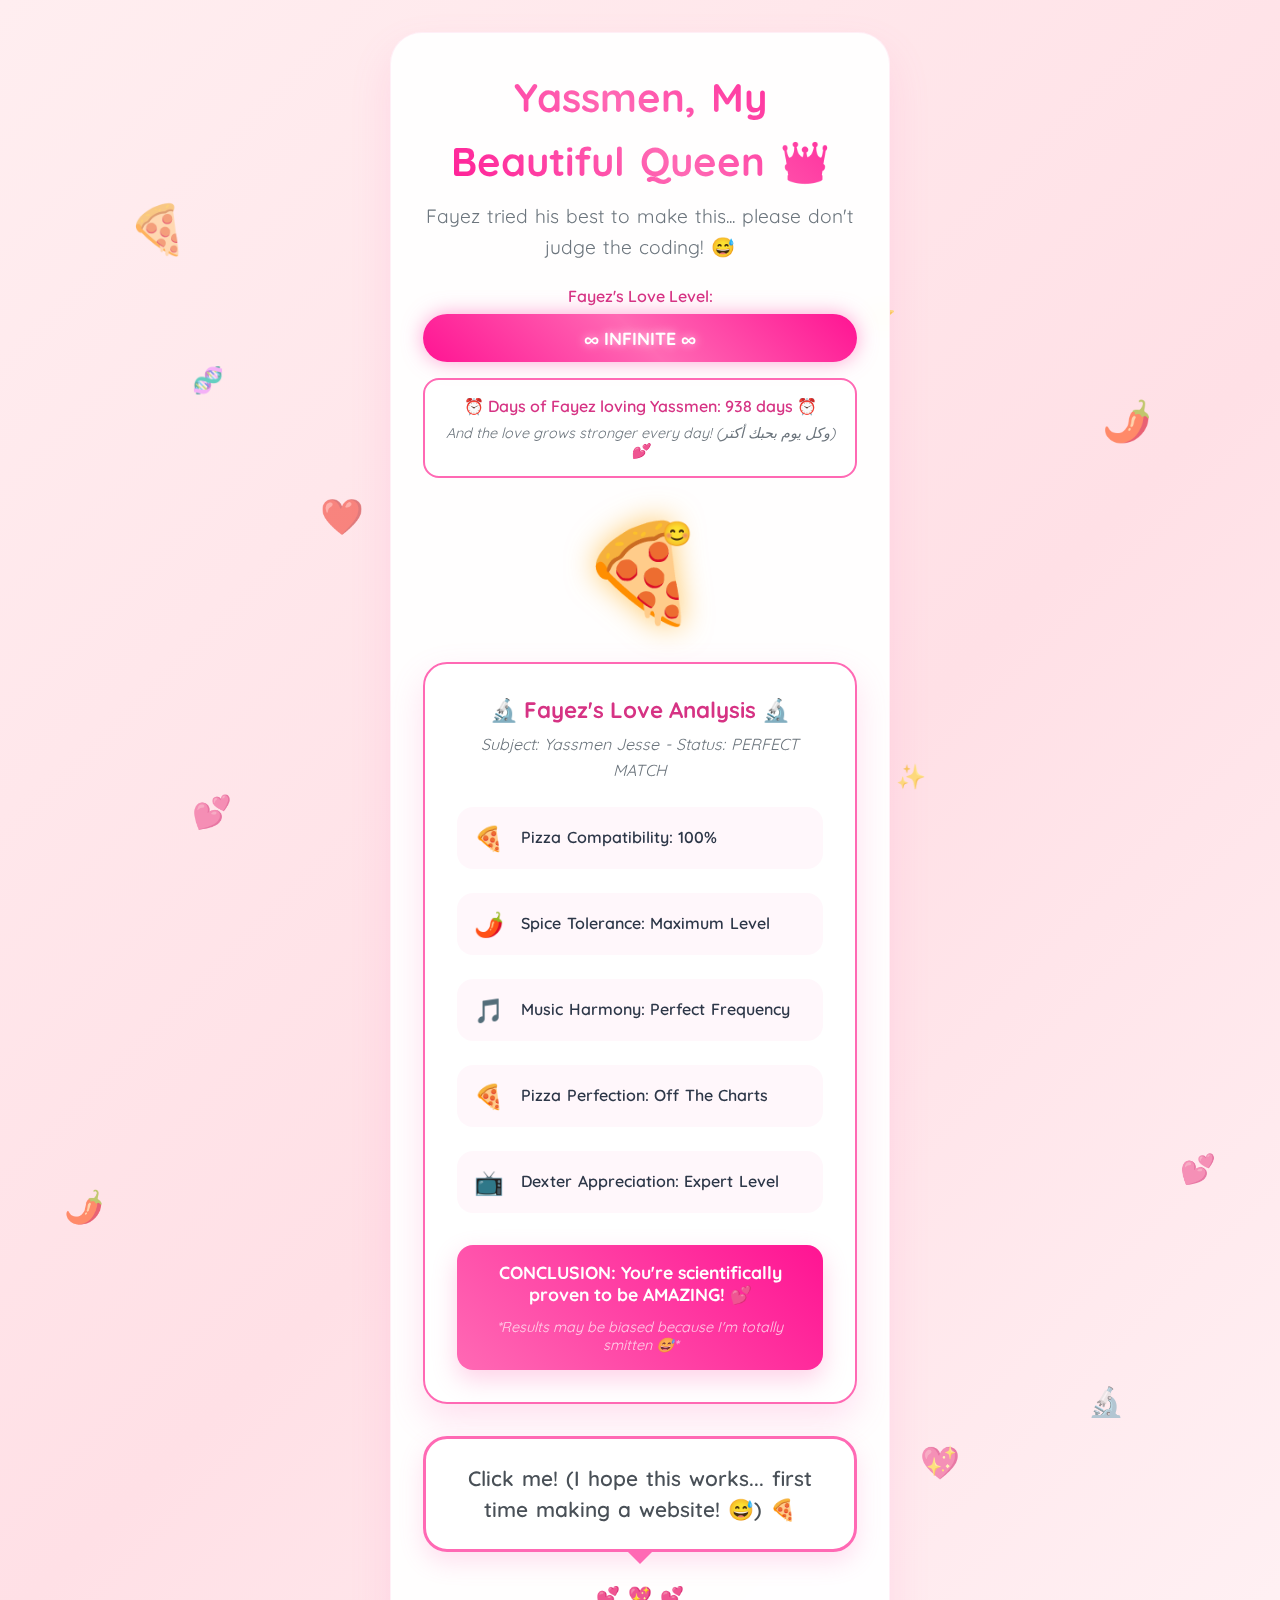
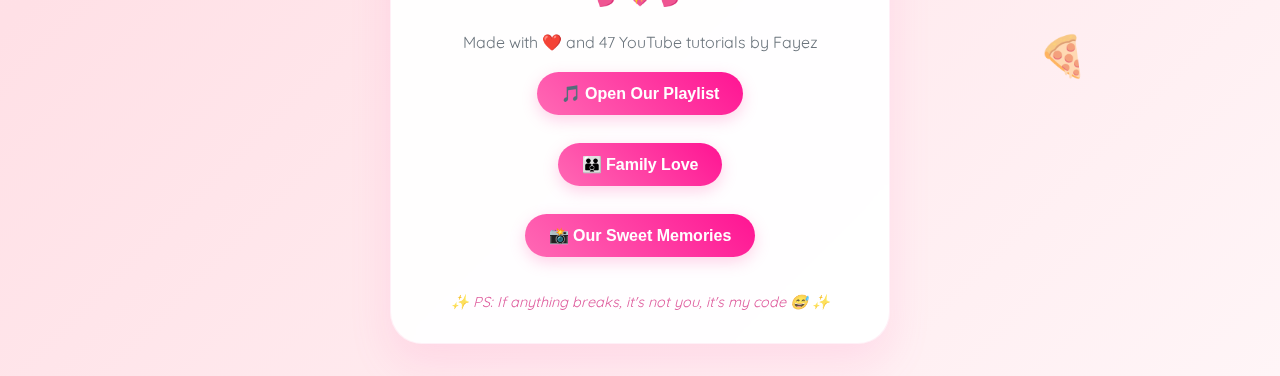
<file: index.html>
<!DOCTYPE html>
<html lang="en">

<head>
  <meta charset="UTF-8">
  <meta name="viewport" content="width=device-width, initial-scale=1.0, maximum-scale=1.0, user-scalable=no">
  <meta name="description" content="A sweet message from Fayez to Yassmen Jesse">

  <!-- Open Graph / Social Media Meta Tags -->
  <meta property="og:type" content="website">
  <meta property="og:title" content="💕 A Sweet Message for Yassmen Jesse">
  <meta property="og:description"
    content="Fayez made something special for Yassmen... with lots of pizza, love, and nervous coding! 🍕💕">
  <meta property="og:image"
    content="data:image/svg+xml,<svg xmlns='http://www.w3.org/2000/svg' viewBox='0 0 400 200'><rect width='400' height='200' fill='%23ff9a9e'/><text x='200' y='100' font-size='60' text-anchor='middle' fill='white'>🍕💕</text><text x='200' y='150' font-size='20' text-anchor='middle' fill='white'>From Fayez to Yassmen</text></svg>">
  <meta name="twitter:card" content="summary_large_image">

  <meta name="apple-mobile-web-app-capable" content="yes">
  <meta name="apple-mobile-web-app-status-bar-style" content="default">
  <meta name="apple-mobile-web-app-title" content="💕 For Yassmen">
  <meta name="mobile-web-app-capable" content="yes">
  <meta name="application-name" content="💕 For Yassmen">
  <title>💕 For Yassmen Jesse</title>

  <!-- Cute Icons -->
  <link rel="icon" type="image/svg+xml"
    href="data:image/svg+xml,<svg xmlns=%22http://www.w3.org/2000/svg%22 viewBox=%220 0 100 100%22><text y=%22.9em%22 font-size=%2290%22>🍕</text></svg>">
  <link rel="apple-touch-icon"
    href="data:image/svg+xml,<svg xmlns=%22http://www.w3.org/2000/svg%22 viewBox=%220 0 100 100%22><circle cx=%2250%22 cy=%2250%22 r=%2248%22 fill=%22%23ff69b4%22/><text x=%2250%22 y=%2260%22 font-size=%2250%22 text-anchor=%22middle%22>🍕</text></svg>">
  <meta name="theme-color" content="#ff69b4">
  <link rel="manifest" href="manifest.json">
  <link rel="stylesheet" href="styles.css">
  <link rel="preconnect" href="https://fonts.googleapis.com">
  <link rel="preconnect" href="https://fonts.gstatic.com" crossorigin>
  <link href="https://fonts.googleapis.com/css2?family=Quicksand:wght@300;400;600;700&display=swap" rel="stylesheet">
</head>

<body>
  <div class="container">
    <!-- Background decorations -->
    <div class="decoration pizza pizza-1">🍕</div>
    <div class="decoration pizza pizza-2">🍕</div>
    <div class="decoration pepper pepper-1">🌶️</div>
    <div class="decoration pepper pepper-2">🌶️</div>
    <div class="decoration heart heart-1">💕</div>
    <div class="decoration heart heart-2">💕</div>
    <div class="decoration heart heart-3">❤️</div>
    <div class="decoration heart heart-4">💖</div>
    <div class="decoration dexter dexter-1">🔬</div>
    <div class="decoration dexter dexter-2">🧬</div>
    <div class="decoration star star-1">⭐</div>
    <div class="decoration star star-2">✨</div>

    <!-- Main content -->
    <main class="main-content">
      <header class="header">
        <h1 class="title">Yassmen, My Beautiful Queen 👑</h1>
        <p class="subtitle">Fayez tried his best to make this... please don't judge the coding! 😅</p>
        <div class="love-meter">
          <div class="meter-label">Fayez's Love Level:</div>
          <div class="meter-bar">
            <div class="meter-fill" id="loveMeter">∞ INFINITE ∞</div>
          </div>
        </div>
      </header>

      <section class="pizza-container">
        <div class="pizza" id="pizza">
          <div class="pizza-body">🍕</div>
          <div class="pizza-expression" id="pizzaExpression">😊</div>
        </div>
      </section>

      <section class="dexter-love-analysis">
        <div class="analysis-header">
          <h3>🔬 Fayez's Love Analysis 🔬</h3>
          <div class="analysis-subtitle">Subject: Yassmen Jesse - Status: PERFECT MATCH</div>
        </div>
        <div class="love-evidence">
          <div class="evidence-item">
            <span class="evidence-icon">🍕</span>
            <span class="evidence-text">Pizza Compatibility: 100%</span>
          </div>
          <div class="evidence-item">
            <span class="evidence-icon">🌶️</span>
            <span class="evidence-text">Spice Tolerance: Maximum Level</span>
          </div>
          <div class="evidence-item">
            <span class="evidence-icon">🎵</span>
            <span class="evidence-text">Music Harmony: Perfect Frequency</span>
          </div>
          <div class="evidence-item">
            <span class="evidence-icon">🍕</span>
            <span class="evidence-text">Pizza Perfection: Off The Charts</span>
          </div>
          <div class="evidence-item">
            <span class="evidence-icon">📺</span>
            <span class="evidence-text">Dexter Appreciation: Expert Level</span>
          </div>
        </div>
        <div class="analysis-conclusion">
          <strong>CONCLUSION: You're scientifically proven to be AMAZING! 💕</strong>
          <div class="funny-note">*Results may be biased because I'm totally smitten 😅*</div>
        </div>
      </section>

      <section class="message-container">
        <div class="message-bubble" id="messageBubble">
          <p class="message-text" id="messageText">
            Click me! (I hope this works... first time making a website! 😅) 🍕
          </p>
        </div>
      </section>

      <footer class="footer">
        <div class="cute-mini-hearts">
          <span class="mini-heart">💕</span>
          <span class="mini-heart">💖</span>
          <span class="mini-heart">💕</span>
        </div>
        <p class="signature">Made with ❤️ and 47 YouTube tutorials by Fayez</p>
        <button class="music-toggle" id="musicToggle" aria-label="Toggle music">
          🎵 <span id="musicStatus">Open Our Playlist</span>
        </button>
        <div class="cute-footer-message">
          <p class="whisper-text">✨ PS: If anything breaks, it's not you, it's my code 😅 ✨</p>
        </div>
      </footer>
    </main>
  </div>

  <!-- Music player section -->
  <div id="musicPlayer" class="music-player hidden">
    <div class="music-header">
      <h3>🎵 Fayez's Heart Songs for Yassmen 🎵</h3>
      <p class="playlist-dedication">"I googled 'how to embed Spotify' for you! 💕"</p>
      <button id="closeMusicPlayer" class="close-btn">✕</button>
    </div>

    <div class="cute-decorations">
      <span class="floating-emoji">💕</span>
      <span class="floating-emoji">🎵</span>
      <span class="floating-emoji">✨</span>
    </div>

    <div class="spotify-container">
      <div class="playlist-header">
        <h4>🎧 Our Love Playlist 🎧</h4>
        <p class="playlist-subtitle">Songs that make me think of you</p>
      </div>
      <!-- Main Spotify Playlist -->
      <iframe class="spotify-player"
        src="https://open.spotify.com/embed/playlist/4EglqFy0j4G3CoidPAFBzr?utm_source=generator&theme=0" width="100%"
        height="352" frameBorder="0" allowfullscreen=""
        allow="autoplay; clipboard-write; encrypted-media; fullscreen; picture-in-picture" loading="lazy">
      </iframe>

      <div class="playlist-instructions">
        <p class="cute-note">👆 If this doesn't work, I'll just sing to you instead! 😅</p>
      </div>
    </div>

    <!-- Cute bottom section -->
    <div class="cute-bottom-section">
      <div class="love-quotes-container">
        <div class="quote-bubble">
          <p class="cute-quote" id="randomQuote">💕 "You are my today and all of my tomorrows" 💕</p>
        </div>
        <button class="new-quote-btn" id="newQuoteBtn">✨ New Quote ✨</button>
      </div>

      <div class="romantic-message-section">
        <div class="heart-border">
          <p class="romantic-message">💕 "Yassmen, 💕لسه معرفش بتحبي اغاني ايه بس حاولت انقي احسن اغاني . You're my
            favorite song on repeat."
            <br><small>- Forever yours, Fayez (who definitely didn't panic while coding this) 💕</small>
          </p>
        </div>
      </div>
    </div>
  </div>

  <script src="script.js"></script>
</body>

</html>
</file>
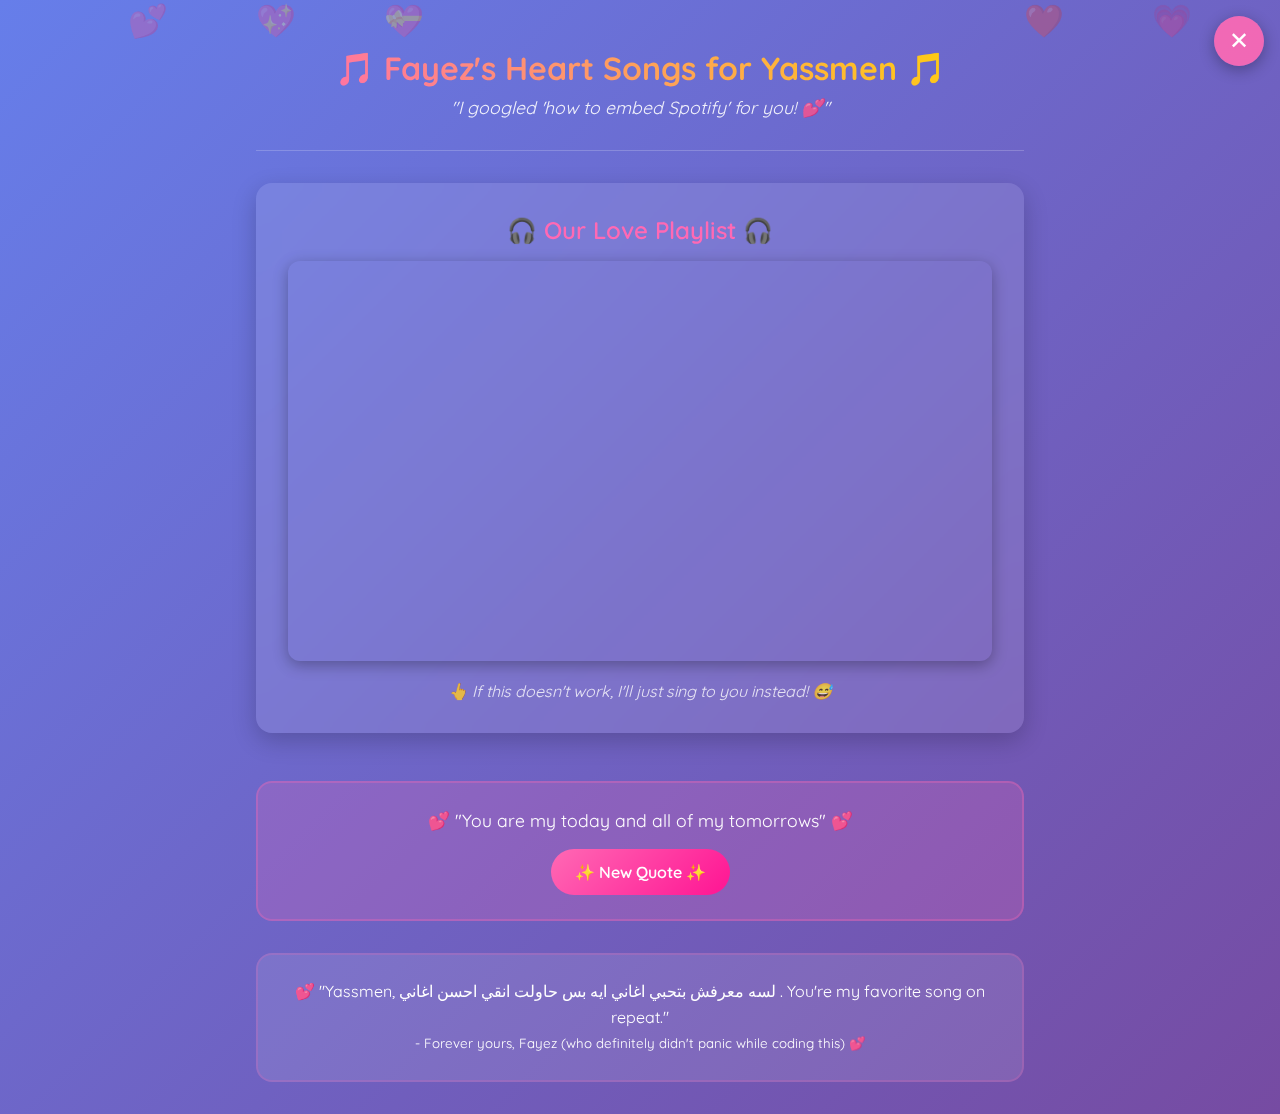
<file: music.html>
<!DOCTYPE html>
<html lang="en">

<head>
  <meta charset="UTF-8">
  <meta name="viewport" content="width=device-width, initial-scale=1.0">
  <title>🎵 Our Love Playlist - Fayez & Yassmen 💕</title>
  <meta name="theme-color" content="#ff69b4">
  <link rel="icon" type="image/svg+xml"
    href="data:image/svg+xml,<svg xmlns=%22http://www.w3.org/2000/svg%22 viewBox=%220 0 100 100%22><text y=%22.9em%22 font-size=%2290%22>🎵</text></svg>">
  <link href="https://fonts.googleapis.com/css2?family=Quicksand:wght@300;400;600;700&display=swap" rel="stylesheet">
  <style>
    * {
      margin: 0;
      padding: 0;
      box-sizing: border-box;
    }

    body {
      font-family: 'Quicksand', sans-serif;
      background: linear-gradient(135deg, #667eea 0%, #764ba2 100%);
      min-height: 100vh;
      color: white;
      overflow-x: hidden;
    }

    .container {
      max-width: 800px;
      margin: 0 auto;
      padding: 1rem;
      min-height: 100vh;
      display: flex;
      flex-direction: column;
    }

    .header {
      text-align: center;
      padding: 2rem 0;
      border-bottom: 1px solid rgba(255, 255, 255, 0.2);
      margin-bottom: 2rem;
    }

    .title {
      font-size: 2rem;
      font-weight: 700;
      margin-bottom: 0.5rem;
      background: linear-gradient(45deg, #ff69b4, #ffd700);
      -webkit-background-clip: text;
      -webkit-text-fill-color: transparent;
      background-clip: text;
    }

    .subtitle {
      font-size: 1.1rem;
      opacity: 0.9;
      font-style: italic;
    }

    .spotify-section {
      flex: 1;
      background: rgba(255, 255, 255, 0.1);
      border-radius: 1rem;
      padding: 2rem;
      margin-bottom: 2rem;
      backdrop-filter: blur(10px);
      box-shadow: 0 8px 25px rgba(0, 0, 0, 0.2);
    }

    .playlist-title {
      text-align: center;
      font-size: 1.5rem;
      font-weight: 600;
      margin-bottom: 1rem;
      color: #ff69b4;
    }

    .spotify-player {
      width: 100%;
      height: 400px;
      border-radius: 12px;
      border: none;
      box-shadow: 0 4px 15px rgba(0, 0, 0, 0.3);
    }

    .quote-section {
      background: rgba(255, 105, 180, 0.2);
      border-radius: 1rem;
      padding: 1.5rem;
      margin: 1rem 0;
      text-align: center;
      border: 2px solid rgba(255, 105, 180, 0.3);
    }

    .cute-quote {
      font-size: 1.1rem;
      line-height: 1.5;
      margin-bottom: 1rem;
    }

    .new-quote-btn {
      background: linear-gradient(135deg, #ff69b4, #ff1493);
      color: white;
      border: none;
      padding: 0.8rem 1.5rem;
      border-radius: 2rem;
      font-size: 1rem;
      font-weight: 600;
      cursor: pointer;
      transition: all 0.3s ease;
      font-family: 'Quicksand', sans-serif;
    }

    .new-quote-btn:hover {
      transform: translateY(-2px);
      box-shadow: 0 5px 15px rgba(255, 105, 180, 0.4);
    }

    .romantic-message {
      background: rgba(255, 255, 255, 0.1);
      border-radius: 1rem;
      padding: 1.5rem;
      margin: 1rem 0;
      border: 2px solid rgba(255, 105, 180, 0.2);
      text-align: center;
      line-height: 1.6;
    }

    .back-button {
      position: fixed;
      top: 1rem;
      right: 1rem;
      background: rgba(255, 105, 180, 0.9);
      color: white;
      border: none;
      width: 50px;
      height: 50px;
      border-radius: 50%;
      font-size: 1.5rem;
      cursor: pointer;
      z-index: 1000;
      box-shadow: 0 4px 15px rgba(0, 0, 0, 0.3);
      transition: all 0.3s ease;
    }

    .back-button:hover {
      transform: scale(1.1);
    }

    .floating-hearts {
      position: fixed;
      top: 0;
      left: 0;
      width: 100%;
      height: 100%;
      pointer-events: none;
      z-index: -1;
    }

    .heart {
      position: absolute;
      font-size: 2rem;
      opacity: 0.3;
      animation: float 6s ease-in-out infinite;
    }

    .heart:nth-child(1) {
      left: 10%;
      animation-delay: 0s;
    }

    .heart:nth-child(2) {
      left: 20%;
      animation-delay: 1s;
    }

    .heart:nth-child(3) {
      left: 30%;
      animation-delay: 2s;
    }

    .heart:nth-child(4) {
      left: 80%;
      animation-delay: 3s;
    }

    .heart:nth-child(5) {
      left: 90%;
      animation-delay: 4s;
    }

    @keyframes float {

      0%,
      100% {
        transform: translateY(100vh) rotate(0deg);
        opacity: 0;
      }

      10%,
      90% {
        opacity: 0.3;
      }

      50% {
        transform: translateY(0vh) rotate(180deg);
        opacity: 0.3;
      }
    }

    /* Mobile optimizations */
    @media (max-width: 768px) {
      .container {
        padding: 0.5rem;
      }

      .header {
        padding: 1rem 0;
      }

      .title {
        font-size: 1.5rem;
      }

      .subtitle {
        font-size: 1rem;
      }

      .spotify-section {
        padding: 1rem;
        margin-bottom: 1rem;
      }

      .spotify-player {
        height: 380px;
      }

      .quote-section,
      .romantic-message {
        padding: 1rem;
        margin: 0.5rem 0;
      }

      .cute-quote {
        font-size: 1rem;
      }
    }

    @media (max-width: 480px) {
      .title {
        font-size: 1.3rem;
      }

      .spotify-player {
        height: 350px;
      }

      .cute-quote {
        font-size: 0.9rem;
      }
    }
  </style>
</head>

<body>
  <div class="floating-hearts">
    <div class="heart">💕</div>
    <div class="heart">💖</div>
    <div class="heart">💝</div>
    <div class="heart">❤️</div>
    <div class="heart">💗</div>
  </div>

  <button class="back-button" onclick="window.close()" title="Close">✕</button>

  <div class="container">
    <header class="header">
      <h1 class="title">🎵 Fayez's Heart Songs for Yassmen 🎵</h1>
      <p class="subtitle">"I googled 'how to embed Spotify' for you! 💕"</p>
    </header>

    <section class="spotify-section">
      <h2 class="playlist-title">🎧 Our Love Playlist 🎧</h2>
      <iframe class="spotify-player"
        src="https://open.spotify.com/embed/playlist/4EglqFy0j4G3CoidPAFBzr?utm_source=generator&theme=0"
        frameBorder="0" allowfullscreen=""
        allow="autoplay; clipboard-write; encrypted-media; fullscreen; picture-in-picture" loading="lazy">
      </iframe>
      <p style="text-align: center; margin-top: 1rem; font-style: italic; opacity: 0.8;">
        👆 If this doesn't work, I'll just sing to you instead! 😅
      </p>
    </section>

    <section class="quote-section">
      <p class="cute-quote" id="randomQuote">💕 "You are my today and all of my tomorrows" 💕</p>
      <button class="new-quote-btn" onclick="showNewQuote()">✨ New Quote ✨</button>
    </section>

    <section class="romantic-message">
      <p>💕 "Yassmen, لسه معرفش بتحبي اغاني ايه بس حاولت انقي احسن اغاني . You're my favorite song on repeat."</p>
      <small>- Forever yours, Fayez (who definitely didn't panic while coding this) 💕</small>
    </section>
  </div>

  <script>
    // Cute quotes array
    const cuteQuotes = [
      '💕 "You are my today and all of my tomorrows" 💕',
      '✨ "In your smile, I see something more beautiful than stars" ✨',
      '🌙 "You\'re the reason I believe in love at first sight" 🌙',
      '💖 "Every love song makes sense when I think of you" 💖',
      '🌸 "You\'re my favorite notification" 🌸',
      '💕 "I fall for you every single day" 💕',
      '⭐ "You\'re my happy place in this chaotic world" ⭐',
      '💝 "Distance means nothing when someone means everything" 💝',
      '🎵 "You\'re the melody my heart beats to" 🎵',
      '💖 "حبك في قلبي زي الشمس في السما" 💖',
    ];

    function showNewQuote() {
      const randomIndex = Math.floor(Math.random() * cuteQuotes.length);
      const newQuote = cuteQuotes[randomIndex];
      const quoteElement = document.getElementById('randomQuote');

      quoteElement.style.opacity = '0';
      setTimeout(() => {
        quoteElement.textContent = newQuote;
        quoteElement.style.opacity = '1';
      }, 200);
    }
  </script>
</body>

</html>
</file>
<file: styles.css>
/* Reset and base styles */
* {
    margin: 0;
    padding: 0;
    box-sizing: border-box;
}

/* Enhanced font rendering for mixed languages */
body {
    font-family: 'Quicksand', 'Cairo', 'Noto Sans Arabic', sans-serif;
    background: linear-gradient(135deg, #ffeef0 0%, #ffe0e6 50%, #fff5f7 100%);
    min-height: 100vh;
    overflow-x: hidden;
    position: relative;
    -webkit-font-smoothing: antialiased;
    -moz-osx-font-smoothing: grayscale;
    text-rendering: optimizeLegibility;
}

/* Improve text spacing and readability for mixed content */
.title, .subtitle, .message-text, .evidence-text, .analysis-subtitle {
    line-height: 1.6;
    word-spacing: 0.1em;
}

/* Container and layout */
.container {
    min-height: 100vh;
    position: relative;
    display: flex;
    align-items: center;
    justify-content: center;
    padding: 2rem 1rem;
}

.main-content {
    background: rgba(255, 255, 255, 0.95);
    border-radius: 2rem;
    padding: 2rem;
    box-shadow: 0 20px 40px rgba(255, 105, 180, 0.15);
    backdrop-filter: blur(10px);
    max-width: 500px;
    width: 100%;
    text-align: center;
    position: relative;
    z-index: 10;
    border: 1px solid rgba(255, 105, 180, 0.1);
}

/* Header styles */
.header {
    margin-bottom: 2rem;
}

.title {
    font-size: 2.5rem;
    font-weight: 700;
    color: #d63384;
    margin-bottom: 0.5rem;
    animation: fadeInDown 1s ease-out;
}

.subtitle {
    font-size: 1.2rem;
    color: #6c757d;
    font-weight: 400;
    animation: fadeInDown 1s ease-out 0.2s both;
}

/* Pizza styles */
.pizza-container {
    margin: 2rem 0;
    position: relative;
}

.pizza {
    position: relative;
    display: inline-block;
    cursor: pointer;
    transition: transform 0.3s ease;
    animation: bounceIn 1s ease-out 0.4s both;
}

.pizza:hover {
    transform: scale(1.1) rotate(5deg);
}

.pizza:active {
    transform: scale(0.95) rotate(-5deg);
}

.pizza-body {
    font-size: 6rem;
    display: block;
    animation: float 3s ease-in-out infinite;
    filter: drop-shadow(0 0 15px rgba(255, 165, 0, 0.6));
}

.pizza-expression {
    position: absolute;
    top: 0.5rem;
    right: 0.5rem;
    font-size: 1.5rem;
    animation: pulse 2s ease-in-out infinite;
}

/* Message bubble */
.message-container {
    margin: 2rem 0;
}

.message-bubble {
    background: rgba(255, 255, 255, 0.98);
    border: 3px solid #ff69b4;
    border-radius: 1.5rem;
    padding: 1.5rem;
    position: relative;
    box-shadow: 0 10px 25px rgba(255, 105, 180, 0.2);
    animation: slideInUp 1s ease-out 0.6s both;
}

.message-bubble::before {
    content: '';
    position: absolute;
    bottom: -15px;
    left: 50%;
    transform: translateX(-50%);
    width: 0;
    height: 0;
    border-left: 15px solid transparent;
    border-right: 15px solid transparent;
    border-top: 15px solid #ff69b4;
}

.message-text {
    font-size: 1.3rem;
    color: #495057;
    font-weight: 600;
    line-height: 1.5;
    margin: 0;
}

/* Footer */
.footer {
    margin-top: 2rem;
    display: flex;
    flex-direction: column;
    align-items: center;
    gap: 1rem;
    animation: fadeIn 1s ease-out 0.8s both;
}

.signature {
    font-size: 1rem;
    color: #6c757d;
    font-weight: 400;
}

.music-toggle {
    background: linear-gradient(45deg, #ff69b4, #ff1493);
    color: white;
    border: none;
    padding: 0.75rem 1.5rem;
    border-radius: 2rem;
    font-size: 1rem;
    font-weight: 600;
    cursor: pointer;
    transition: all 0.3s ease;
    box-shadow: 0 5px 15px rgba(255, 105, 180, 0.3);
    margin: 0.25rem;
}

.music-toggle:hover {
    transform: translateY(-2px);
    box-shadow: 0 8px 25px rgba(255, 105, 180, 0.4);
}

.music-toggle:active {
    transform: translateY(0);
}

/* Background decorations */
.decoration {
    position: absolute;
    z-index: 1;
    animation: float 4s ease-in-out infinite;
    pointer-events: none;
    opacity: 0.6;
}

.pizza-1 {
    top: 10%;
    left: 10%;
    font-size: 3rem;
    animation-delay: 0s;
}

.pizza-2 {
    bottom: 15%;
    right: 15%;
    font-size: 2.5rem;
    animation-delay: 1s;
}

.pepper-1 {
    top: 60%;
    left: 5%;
    font-size: 2rem;
    animation-delay: 2s;
}

.pepper-2 {
    top: 20%;
    right: 10%;
    font-size: 2.5rem;
    animation-delay: 0.5s;
}

.heart-1 {
    top: 40%;
    left: 15%;
    font-size: 2rem;
    animation-delay: 1.5s;
}

.heart-2 {
    bottom: 40%;
    right: 5%;
    font-size: 1.8rem;
    animation-delay: 2.5s;
}

.dexter-1 {
    top: 80%;
    left: 80%;
    font-size: 1.5rem;
    animation-delay: 3s;
}

.dexter-2 {
    bottom: 70%;
    left: 20%;
    font-size: 1.2rem;
    animation-delay: 4s;
}

/* Animations */
@keyframes fadeInDown {
    from {
        opacity: 0;
        transform: translate3d(0, -100%, 0);
    }
    to {
        opacity: 1;
        transform: translate3d(0, 0, 0);
    }
}

@keyframes bounceIn {
    0%, 20%, 40%, 60%, 80% {
        animation-timing-function: cubic-bezier(0.215, 0.61, 0.355, 1);
    }
    0% {
        opacity: 0;
        transform: scale3d(0.3, 0.3, 0.3);
    }
    20% {
        transform: scale3d(1.1, 1.1, 1.1);
    }
    40% {
        transform: scale3d(0.9, 0.9, 0.9);
    }
    60% {
        opacity: 1;
        transform: scale3d(1.03, 1.03, 1.03);
    }
    80% {
        transform: scale3d(0.97, 0.97, 0.97);
    }
    to {
        opacity: 1;
        transform: scale3d(1, 1, 1);
    }
}

@keyframes slideInUp {
    from {
        opacity: 0;
        transform: translate3d(0, 100%, 0);
    }
    to {
        opacity: 1;
        transform: translate3d(0, 0, 0);
    }
}

@keyframes fadeIn {
    from {
        opacity: 0;
    }
    to {
        opacity: 1;
    }
}

@keyframes float {
    0%, 100% {
        transform: translateY(0px);
    }
    50% {
        transform: translateY(-20px);
    }
}

@keyframes pulse {
    0%, 100% {
        transform: scale(1);
    }
    50% {
        transform: scale(1.1);
    }
}

/* Enhanced Mobile Responsive Design */
@media (max-width: 768px) {
    .container {
        padding: 0.5rem;
        min-height: 100vh;
    }
    
    .main-content {
        padding: 1.5rem;
        margin: 0.5rem;
        border-radius: 1.5rem;
        max-width: 100%;
        width: calc(100% - 1rem);
    }
    
    .title {
        font-size: 2rem;
        line-height: 1.2;
        margin-bottom: 0.8rem;
        word-break: break-word;
    }
    
    .subtitle {
        font-size: 1rem;
        margin-bottom: 1rem;
        line-height: 1.4;
    }
    
    .love-meter {
        margin-top: 1rem;
    }
    
    .meter-bar {
        padding: 0.6rem;
    }
    
    .meter-fill {
        font-size: 0.9rem;
    }
    
    .pizza-container {
        margin: 1.5rem 0;
    }
    
    .pizza-body {
        font-size: 4.5rem;
    }
    
    .pizza-expression {
        font-size: 1.5rem;
        top: 0.6rem;
        right: 0.6rem;
    }
    
    .message-bubble {
        padding: 1.2rem;
        border-radius: 1.2rem;
        margin: 1rem 0;
    }
    
    .message-text {
        font-size: 1.1rem;
        line-height: 1.4;
        word-wrap: break-word;
    }
    
    .dexter-love-analysis {
        padding: 1.5rem;
        margin: 1.5rem 0;
    }
    
    .analysis-header h3 {
        font-size: 1.2rem;
        line-height: 1.3;
    }
    
    .analysis-subtitle {
        font-size: 0.9rem;
        line-height: 1.4;
    }
    
    .evidence-item {
        flex-direction: column;
        text-align: center;
        padding: 0.8rem;
        margin-bottom: 0.5rem;
    }
    
    .evidence-icon {
        margin-right: 0;
        margin-bottom: 0.5rem;
        font-size: 1.8rem;
    }
    
    .evidence-text {
        font-size: 0.95rem;
        line-height: 1.3;
    }
    
    .analysis-conclusion {
        font-size: 0.95rem;
        padding: 0.8rem;
        line-height: 1.4;
    }
    
    .funny-note {
        font-size: 0.8rem;
        margin-top: 0.5rem;
    }
    
    .footer {
        margin-top: 1.5rem;
        gap: 0.8rem;
    }
    
    .music-toggle {
        padding: 0.8rem 1.2rem;
        font-size: 1rem;
        min-height: 44px;
        word-wrap: break-word;
    }
    
    .signature {
        font-size: 0.85rem;
        text-align: center;
        line-height: 1.3;
    }
    
    .whisper-text {
        font-size: 0.8rem;
        line-height: 1.3;
    }
    
    /* Hide some decorations on tablet */
    .star-1, .star-2, .dexter-1, .dexter-2 {
        display: none;
    }
    
    .decoration {
        font-size: 1.8rem;
    }
}

@media (max-width: 480px) {
    .container {
        padding: 0.3rem;
    }
    
    .main-content {
        padding: 1rem;
        margin: 0.2rem;
        width: calc(100% - 0.4rem);
    }
    
    .title {
        font-size: 1.8rem;
        line-height: 1.1;
    }
    
    .subtitle {
        font-size: 0.9rem;
        line-height: 1.3;
    }
    
    .meter-fill {
        font-size: 0.8rem;
    }
    
    .pizza-body {
        font-size: 4rem;
    }
    
    .pizza-expression {
        font-size: 1.3rem;
        top: 0.5rem;
        right: 0.5rem;
    }
    
    .message-bubble {
        padding: 1rem;
    }
    
    .message-text {
        font-size: 1rem;
        line-height: 1.3;
    }
    
    .dexter-love-analysis {
        padding: 1rem;
        margin: 1rem 0;
    }
    
    .analysis-header h3 {
        font-size: 1.1rem;
    }
    
    .analysis-subtitle {
        font-size: 0.85rem;
    }
    
    .evidence-item {
        padding: 0.6rem;
    }
    
    .evidence-icon {
        font-size: 1.5rem;
    }
    
    .evidence-text {
        font-size: 0.9rem;
    }
    
    .analysis-conclusion {
        font-size: 0.9rem;
        padding: 0.7rem;
    }
    
    .funny-note {
        font-size: 0.75rem;
    }
    
    .music-toggle {
        padding: 0.7rem 1rem;
        font-size: 0.95rem;
    }
    
    .signature {
        font-size: 0.8rem;
    }
    
    .whisper-text {
        font-size: 0.75rem;
    }
    
    /* Hide all decorations on small phones */
    .decoration {
        display: none;
    }
}

@media (max-width: 360px) {
    .title {
        font-size: 1.8rem;
    }
    
    .pizza-body {
        font-size: 4rem;
    }
    
    .message-text {
        font-size: 1rem;
    }
    
    .dexter-love-analysis {
        padding: 1rem;
    }
    
    .evidence-text {
        font-size: 0.9rem;
    }
}

/* Special animations for interactions */
.pizza.clicked {
    animation: bounceIn 0.6s ease-out;
}

.message-bubble.new-message {
    animation: slideInUp 0.8s ease-out;
}

/* Music playing indicator */
.music-toggle.playing {
    background: linear-gradient(45deg, #28a745, #20c997);
    animation: pulse 2s ease-in-out infinite;
}

/* Music Player Styles */
.music-player {
    position: fixed;
    top: 0;
    left: 0;
    width: 100%;
    height: 100vh;
    background: rgba(0, 0, 0, 0.95);
    z-index: 1000;
    display: flex;
    flex-direction: column;
    padding: 1rem;
    overflow-y: auto;
    transition: opacity 0.3s ease;
    box-sizing: border-box;
}

.music-player.hidden {
    display: none;
}

.music-header {
    display: flex;
    justify-content: space-between;
    align-items: center;
    margin-bottom: 2rem;
    color: white;
}

.music-header h3 {
    margin: 0;
    font-size: 1.5rem;
    color: #ff69b4;
}

.close-btn {
    background: #ff69b4;
    color: white;
    border: none;
    border-radius: 50%;
    width: 40px;
    height: 40px;
    font-size: 1.2rem;
    cursor: pointer;
    transition: all 0.3s ease;
}

.close-btn:hover {
    background: #ff1493;
    transform: scale(1.1);
}

.music-list {
    display: flex;
    flex-direction: column;
    gap: 2rem;
    max-width: 800px;
    margin: 0 auto;
}

.song-item {
    background: rgba(255, 255, 255, 0.1);
    border-radius: 1rem;
    padding: 1rem;
    backdrop-filter: blur(10px);
}

.song-title {
    display: block;
    color: white;
    font-size: 1.1rem;
    font-weight: 600;
    margin-bottom: 1rem;
    text-align: center;
}

.song-frame {
    width: 100%;
    height: 200px;
    border: none;
    border-radius: 0.5rem;
}

.music-note {
    text-align: center;
    margin-top: 2rem;
    color: #ff69b4;
    font-style: italic;
}

.music-note p {
    margin: 0;
    font-size: 1.1rem;
}

/* Music Content (replaces main content - no overlay!) */
.music-content {
  width: 100%;
  max-width: 800px;
  margin: 0 auto;
  padding: 1rem;
  color: white;
}

.music-header {
  text-align: center;
  padding: 1rem 0 2rem 0;
  position: relative;
  border-bottom: 1px solid rgba(255, 255, 255, 0.2);
  margin-bottom: 2rem;
}

.back-btn {
  position: absolute;
  left: 0;
  top: 1rem;
  background: rgba(255, 105, 180, 0.8);
  color: white;
  border: none;
  padding: 0.7rem 1rem;
  border-radius: 2rem;
  font-size: 1rem;
  cursor: pointer;
  transition: all 0.3s ease;
  font-family: 'Quicksand', sans-serif;
  font-weight: 600;
}

.back-btn:hover {
  background: #ff69b4;
  transform: translateX(-3px);
}

.music-header h2 {
  font-size: 1.8rem;
  font-weight: 700;
  margin: 0 0 0.5rem 0;
  color: #ff69b4;
  text-shadow: 0 2px 10px rgba(255, 105, 180, 0.3);
}

.playlist-dedication {
  font-size: 1rem;
  color: rgba(255, 255, 255, 0.8);
  font-style: italic;
  margin: 0;
}

.spotify-section {
  background: rgba(255, 255, 255, 0.1);
  border-radius: 1rem;
  padding: 2rem;
  margin: 2rem 0;
  backdrop-filter: blur(10px);
  box-shadow: 0 8px 25px rgba(0,0,0,0.2);
}

.spotify-section h3 {
  text-align: center;
  font-size: 1.4rem;
  font-weight: 600;
  margin: 0 0 1.5rem 0;
  color: #ff69b4;
}

.spotify-player {
  width: 100%;
  height: 380px;
  border-radius: 12px;
  border: none;
  box-shadow: 0 4px 15px rgba(0,0,0,0.3);
  margin-bottom: 1rem;
}

.cute-note {
  text-align: center;
  font-size: 0.9rem;
  color: #ff69b4;
  font-style: italic;
  margin: 1rem 0 0 0;
}

.quote-section {
  background: rgba(255, 105, 180, 0.2);
  border-radius: 1rem;
  padding: 1.5rem;
  margin: 2rem 0;
  text-align: center;
  border: 2px solid rgba(255, 105, 180, 0.3);
}

.quote-bubble {
  margin-bottom: 1rem;
}

.cute-quote {
  font-size: 1.1rem;
  line-height: 1.5;
  margin: 0;
  transition: opacity 0.3s ease;
}

.new-quote-btn {
  background: linear-gradient(135deg, #ff69b4, #ff1493);
  color: white;
  border: none;
  padding: 0.8rem 1.5rem;
  border-radius: 2rem;
  font-size: 1rem;
  font-weight: 600;
  cursor: pointer;
  transition: all 0.3s ease;
  font-family: 'Quicksand', sans-serif;
}

.new-quote-btn:hover {
  transform: translateY(-2px);
  box-shadow: 0 5px 15px rgba(255, 105, 180, 0.4);
}

.romantic-message {
  background: rgba(255, 255, 255, 0.1);
  border-radius: 1rem;
  padding: 1.5rem;
  margin: 2rem 0;
  border: 2px solid rgba(255, 105, 180, 0.2);
  text-align: center;
  line-height: 1.6;
}

/* Mobile optimizations for music content */
@media (max-width: 768px) {
  .music-content {
    padding: 0.5rem;
  }
  
  .music-header {
    padding: 0.5rem 0 1rem 0;
    margin-bottom: 1rem;
  }
  
  .music-header h2 {
    font-size: 1.4rem;
    margin-top: 0.5rem;
  }
  
  .back-btn {
    padding: 0.5rem 0.8rem;
    font-size: 0.9rem;
    top: 0.5rem;
  }
  
  .playlist-dedication {
    font-size: 0.9rem;
  }
  
  .spotify-section {
    padding: 1rem;
    margin: 1rem 0;
  }
  
  .spotify-section h3 {
    font-size: 1.2rem;
    margin-bottom: 1rem;
  }
  
  .spotify-player {
    height: 350px;
  }
  
  .quote-section, .romantic-message {
    padding: 1rem;
    margin: 1rem 0;
  }
  
  .cute-quote {
    font-size: 1rem;
  }
  
  .new-quote-btn {
    padding: 0.7rem 1.2rem;
    font-size: 0.9rem;
  }
}

@media (max-width: 480px) {
  .music-header h2 {
    font-size: 1.2rem;
  }
  
  .back-btn {
    padding: 0.4rem 0.7rem;
    font-size: 0.8rem;
  }
  
  .spotify-player {
    height: 320px;
  }
  
  .cute-quote {
    font-size: 0.9rem;
  }
  
  .new-quote-btn {
    padding: 0.6rem 1rem;
    font-size: 0.8rem;
  }
}

/* OLD MODAL STYLES (keeping for reference but not used) */
@media (max-width: 768px) {
    .music-player {
        position: fixed;
        top: 0;
        left: 0;
        width: 100%;
        height: 100vh;
        background: rgba(0, 0, 0, 0.95);
        z-index: 1000;
        display: flex;
        flex-direction: column;
        padding: 0;
        box-sizing: border-box;
        overflow: hidden;
    }
    
    .music-header {
        flex-shrink: 0;
        text-align: center;
        padding: 1rem;
        position: relative;
        background: rgba(255, 105, 180, 0.1);
        border-bottom: 1px solid rgba(255, 105, 180, 0.3);
    }
    
    .music-header h3 {
        font-size: 1.2rem;
        margin: 0;
        color: #ff69b4;
        font-weight: 600;
    }
    
    .playlist-dedication {
        font-size: 0.9rem;
        margin-top: 0.5rem;
        color: rgba(255, 255, 255, 0.8);
        font-style: italic;
    }
    
    .close-btn {
        position: absolute;
        top: 1rem;
        right: 1rem;
        width: 35px;
        height: 35px;
        background: #ff69b4;
        color: white;
        border: none;
        border-radius: 50%;
        font-size: 1.2rem;
        cursor: pointer;
        display: flex;
        align-items: center;
        justify-content: center;
        box-shadow: 0 2px 10px rgba(0,0,0,0.3);
    }
    
    .cute-decorations {
        display: none;
    }
    
    .spotify-container {
        flex: 1;
        padding: 1rem;
        display: flex;
        flex-direction: column;
        overflow: auto;
        -webkit-overflow-scrolling: touch;
    }
    
    .playlist-header {
        text-align: center;
        margin-bottom: 1rem;
        flex-shrink: 0;
    }
    
    .playlist-header h4 {
        font-size: 1.1rem;
        margin: 0 0 0.5rem 0;
        color: #ff69b4;
        font-weight: 600;
    }
    
    .playlist-subtitle {
        font-size: 0.9rem;
        color: rgba(255, 255, 255, 0.7);
        margin: 0;
    }
    
    .spotify-player {
        width: 100%;
        height: 380px;
        border-radius: 12px;
        margin: 1rem 0;
        flex-shrink: 0;
        box-shadow: 0 4px 15px rgba(0,0,0,0.3);
    }
    
    .playlist-instructions {
        text-align: center;
        margin: 1rem 0;
        flex-shrink: 0;
    }
    
    .cute-note {
        font-size: 0.9rem;
        color: #ff69b4;
        margin: 0;
        font-style: italic;
    }
    
    .cute-bottom-section {
        margin-top: 1rem;
        flex-shrink: 0;
    }
    
    .quote-bubble {
        padding: 1rem;
        margin-bottom: 1rem;
        border-radius: 1rem;
    }
    
    .cute-quote {
        font-size: 0.95rem;
        line-height: 1.4;
    }
    
    .new-quote-btn {
        padding: 0.7rem 1.2rem;
        font-size: 0.9rem;
        margin-bottom: 1rem;
    }
    
    .heart-border {
        padding: 1rem;
        margin: 0 0 1rem 0;
        border-radius: 1rem;
    }
    
    .romantic-message {
        font-size: 0.9rem;
        line-height: 1.5;
    }
}

@media (max-width: 480px) {
    .music-header {
        padding: 0.8rem;
    }
    
    .music-header h3 {
        font-size: 1.1rem;
    }
    
    .playlist-dedication {
        font-size: 0.8rem;
    }
    
    .close-btn {
        width: 30px;
        height: 30px;
        font-size: 1rem;
        top: 0.8rem;
        right: 0.8rem;
    }
    
    .spotify-container {
        padding: 0.8rem;
    }
    
    .spotify-player {
        height: 320px;
        margin: 0.8rem 0;
    }
    
    .playlist-header h4 {
        font-size: 1rem;
    }
    
    .playlist-subtitle {
        font-size: 0.8rem;
    }
    
    .cute-note {
        font-size: 0.8rem;
    }
    
    .quote-bubble {
        padding: 0.8rem;
        margin-bottom: 0.8rem;
    }
    
    .cute-quote {
        font-size: 0.85rem;
    }
    
    .new-quote-btn {
        padding: 0.6rem 1rem;
        font-size: 0.8rem;
        margin-bottom: 0.8rem;
    }
    
    .heart-border {
        padding: 0.8rem;
        margin: 0 0 0.8rem 0;
    }
    
    .romantic-message {
        font-size: 0.8rem;
    }
}

@media (max-width: 360px) {
    .music-player {
        padding: 0.5rem;
    }
    
    .music-header h3 {
        font-size: 1rem;
        padding-right: 30px;
    }
    
    .playlist-dedication {
        font-size: 0.8rem;
    }
    
    .spotify-container {
        padding: 0.6rem;
    }
    
    .spotify-player {
        height: 250px;
    }
    
    .quote-bubble {
        padding: 0.8rem;
    }
    
    .cute-quote {
        font-size: 0.9rem;
    }
    
    .heart-border {
        padding: 0.8rem;
        margin: 0;
    }
    
    .romantic-message {
        font-size: 0.85rem;
    }
} 

/* Love Meter Styles */
.love-meter {
    margin-top: 1.5rem;
    text-align: center;
}

.meter-label {
    font-size: 1rem;
    color: #d63384;
    font-weight: 600;
    margin-bottom: 0.5rem;
}

.meter-bar {
    background: linear-gradient(45deg, #ff1493, #ff69b4, #ff1493);
    border-radius: 2rem;
    padding: 0.8rem;
    box-shadow: 0 0 20px rgba(255, 105, 180, 0.6);
    animation: loveGlow 3s ease-in-out infinite;
}

.meter-fill {
    color: white;
    font-weight: 700;
    font-size: 1.1rem;
    text-shadow: 0 0 10px rgba(255, 255, 255, 0.8);
    animation: loveGlow 3s ease-in-out infinite, nervousShake 4s ease-in-out infinite;
}

/* Dexter Love Analysis Styles */
.dexter-love-analysis {
    background: rgba(255, 255, 255, 0.98);
    border: 2px solid #ff69b4;
    border-radius: 1.5rem;
    padding: 2rem;
    margin: 2rem 0;
    box-shadow: 0 15px 35px rgba(255, 105, 180, 0.2);
    animation: slideInLeft 1s ease-out;
}

.analysis-header {
    text-align: center;
    margin-bottom: 1.5rem;
}

.analysis-header h3 {
    color: #d63384;
    font-size: 1.4rem;
    margin-bottom: 0.5rem;
}

.analysis-subtitle {
    color: #6c757d;
    font-style: italic;
    font-size: 1rem;
}

.love-evidence {
    display: grid;
    gap: 1rem;
    margin: 1.5rem 0;
}

.evidence-item {
    display: flex;
    align-items: center;
    background: rgba(255, 245, 250, 0.8);
    padding: 1rem;
    border-radius: 1rem;
    transition: transform 0.3s ease;
    margin-bottom: 0.5rem;
}

.evidence-item:hover {
    transform: translateX(10px);
    background: rgba(255, 230, 240, 0.9);
}

.evidence-icon {
    font-size: 1.5rem;
    margin-right: 1rem;
    min-width: 2rem;
}

.evidence-text {
    font-weight: 600;
    color: #2d3748;
}

.analysis-conclusion {
    text-align: center;
    background: linear-gradient(45deg, #ff69b4, #ff1493);
    color: white;
    padding: 1rem;
    border-radius: 1rem;
    font-size: 1.1rem;
    margin-top: 1.5rem;
    box-shadow: 0 10px 25px rgba(255, 105, 180, 0.3);
}

.funny-note {
    font-size: 0.9rem;
    font-style: italic;
    margin-top: 0.8rem;
    opacity: 0.8;
    font-weight: normal;
    color: rgba(255, 255, 255, 0.9);
}

/* Add some nervous energy animations */
@keyframes nervousShake {
    0%, 100% { transform: translateX(0); }
    25% { transform: translateX(-1px); }
    75% { transform: translateX(1px); }
}

.pizza:hover {
    transform: scale(1.1) rotate(5deg);
    animation: nervousShake 0.5s ease-in-out;
}

/* Make the love meter look slightly chaotic/nervous */
.meter-fill {
    color: white;
    font-weight: 700;
    font-size: 1.1rem;
    text-shadow: 0 0 10px rgba(255, 255, 255, 0.8);
    animation: loveGlow 3s ease-in-out infinite, nervousShake 4s ease-in-out infinite;
}

/* Enhanced Music Player Styles */
.playlist-dedication {
    color: #ff69b4;
    font-style: italic;
    font-size: 1rem;
    margin: 0.5rem 0;
    text-align: center;
}

.song-header {
    margin-bottom: 1rem;
}

.love-note {
    color: #ff69b4;
    font-style: italic;
    font-size: 0.9rem;
    margin-top: 0.5rem;
    text-align: center;
}

.romantic-message {
    background: linear-gradient(45deg, rgba(255, 105, 180, 0.2), rgba(255, 182, 193, 0.2));
    padding: 1.5rem;
    border-radius: 1rem;
    border: 2px solid #ff69b4;
    font-size: 1.1rem;
    line-height: 1.6;
    box-shadow: 0 10px 25px rgba(255, 105, 180, 0.2);
}

/* New decoration positions */
.heart-3 {
    top: 25%;
    left: 25%;
    font-size: 2.2rem;
    animation-delay: 1.8s;
}

.heart-4 {
    bottom: 25%;
    right: 25%;
    font-size: 2rem;
    animation-delay: 3.2s;
}

.star-1 {
    top: 15%;
    right: 30%;
    font-size: 1.8rem;
    animation-delay: 2.8s;
}

.star-2 {
    bottom: 60%;
    left: 70%;
    font-size: 1.5rem;
    animation-delay: 4.5s;
}

.dexter-1 {
    top: 70%;
    left: 85%;
    font-size: 1.8rem;
    animation-delay: 3.5s;
}

.dexter-2 {
    bottom: 80%;
    left: 15%;
    font-size: 1.6rem;
    animation-delay: 5s;
}

/* Enhanced Animations */
@keyframes loveGlow {
    0%, 100% {
        box-shadow: 0 0 20px rgba(255, 105, 180, 0.6);
        transform: scale(1);
    }
    50% {
        box-shadow: 0 0 30px rgba(255, 105, 180, 0.9);
        transform: scale(1.02);
    }
}

@keyframes slideInLeft {
    from {
        opacity: 0;
        transform: translateX(-100px);
    }
    to {
        opacity: 1;
        transform: translateX(0);
    }
}

@keyframes romanticFloat {
    from {
        transform: translateY(0) rotate(0deg) scale(0.5);
        opacity: 1;
    }
    to {
        transform: translateY(-120vh) rotate(720deg) scale(1.2);
        opacity: 0;
    }
}

/* Enhanced title styling */
.title {
    background: linear-gradient(45deg, #ff1493, #ff69b4, #ff1493);
    -webkit-background-clip: text;
    -webkit-text-fill-color: transparent;
    background-clip: text;
    animation: titleGlow 2s ease-in-out infinite;
}

@keyframes titleGlow {
    0%, 100% {
        filter: drop-shadow(0 0 10px rgba(255, 20, 147, 0.6));
    }
    50% {
        filter: drop-shadow(0 0 20px rgba(255, 20, 147, 0.9));
    }
}

/* Responsive updates */
@media (max-width: 768px) {
    .dexter-love-analysis {
        padding: 1.5rem;
    }
    
    .evidence-item {
        flex-direction: column;
        text-align: center;
    }
    
    .evidence-icon {
        margin-right: 0;
        margin-bottom: 0.5rem;
    }
    
    .star-1, .star-2, .dexter-1, .dexter-2 {
        display: none;
    }
} 

 

/* Mobile performance optimizations */
@media (max-width: 768px) {
    /* Optimize animations for mobile */
    * {
        -webkit-transform: translateZ(0);
        transform: translateZ(0);
        -webkit-backface-visibility: hidden;
        backface-visibility: hidden;
    }
    
    /* Reduce animation complexity on mobile */
    .decoration {
        animation-duration: 6s; /* Slower animations for better performance */
    }
    
    .love-meter .meter-bar {
        animation-duration: 4s;
    }
    
    /* Optimize scrolling */
    .music-player {
        -webkit-overflow-scrolling: touch;
        overflow: auto;
    }
    
    /* Improve text rendering on mobile */
    body {
        -webkit-font-smoothing: antialiased;
        -moz-osx-font-smoothing: grayscale;
        text-rendering: optimizeLegibility;
    }
}

/* Preload optimization */
.song-frame {
    will-change: auto;
} 

/* Cute Footer Elements */
.cute-mini-hearts {
    display: flex;
    justify-content: center;
    gap: 0.5rem;
    margin-bottom: 0.5rem;
}

.mini-heart {
    font-size: 1.2rem;
    animation: pulse 2s ease-in-out infinite;
}

.mini-heart:nth-child(2) {
    animation-delay: 0.3s;
}

.mini-heart:nth-child(3) {
    animation-delay: 0.6s;
}

.cute-footer-message {
    margin-top: 1rem;
}

.whisper-text {
    font-size: 0.9rem;
    color: #d63384;
    font-style: italic;
    margin: 0;
    opacity: 0.8;
    animation: fadeInOut 4s ease-in-out infinite;
}

/* Floating Decorations in Music Player */
.cute-decorations {
    position: absolute;
    top: 4rem;
    left: 0;
    right: 0;
    pointer-events: none;
    z-index: 5;
}

.floating-emoji {
    position: absolute;
    font-size: 2rem;
    animation: float 4s ease-in-out infinite;
}

.floating-emoji:nth-child(1) {
    left: 10%;
    animation-delay: 0s;
}

.floating-emoji:nth-child(2) {
    right: 15%;
    animation-delay: 1s;
}

.floating-emoji:nth-child(3) {
    left: 50%;
    top: 2rem;
    animation-delay: 2s;
}

/* Spotify Container */
.spotify-container {
    margin: 2rem 0;
    background: rgba(255, 255, 255, 0.1);
    border-radius: 1.5rem;
    padding: 1.5rem;
    backdrop-filter: blur(10px);
    border: 2px solid rgba(255, 105, 180, 0.3);
}

.playlist-header {
    text-align: center;
    margin-bottom: 1.5rem;
}

.playlist-header h4 {
    color: #ff69b4;
    font-size: 1.3rem;
    margin: 0 0 0.5rem 0;
    animation: titleGlow 3s ease-in-out infinite;
}

.playlist-subtitle {
    color: rgba(255, 255, 255, 0.8);
    font-style: italic;
    margin: 0;
    font-size: 1rem;
}

.spotify-player {
    border-radius: 12px;
    box-shadow: 0 15px 35px rgba(0, 0, 0, 0.3);
    margin: 1rem 0;
}

.playlist-instructions {
    text-align: center;
    margin-top: 1rem;
}

.cute-note {
    color: #ff69b4;
    font-style: italic;
    margin: 0;
    font-size: 0.95rem;
    animation: pulse 3s ease-in-out infinite;
}

/* Cute Bottom Section */
.cute-bottom-section {
    margin-top: 2rem;
    display: flex;
    flex-direction: column;
    gap: 1.5rem;
}

.love-quotes-container {
    text-align: center;
}

.quote-bubble {
    background: linear-gradient(135deg, rgba(255, 182, 193, 0.9), rgba(255, 105, 180, 0.9));
    border-radius: 2rem;
    padding: 1.5rem;
    margin-bottom: 1rem;
    box-shadow: 0 10px 25px rgba(255, 105, 180, 0.3);
    position: relative;
}

.quote-bubble::before {
    content: '';
    position: absolute;
    bottom: -10px;
    left: 50%;
    transform: translateX(-50%);
    width: 0;
    height: 0;
    border-left: 10px solid transparent;
    border-right: 10px solid transparent;
    border-top: 10px solid rgba(255, 182, 193, 0.9);
}

.cute-quote {
    margin: 0;
    font-size: 1.1rem;
    font-weight: 600;
    color: white;
    text-shadow: 0 2px 4px rgba(0, 0, 0, 0.3);
    transition: opacity 0.3s ease;
}

.new-quote-btn {
    background: linear-gradient(45deg, #ff69b4, #ff1493, #ff69b4);
    color: white;
    border: none;
    padding: 0.8rem 1.5rem;
    border-radius: 2rem;
    font-size: 1rem;
    font-weight: 600;
    cursor: pointer;
    transition: all 0.3s ease;
    box-shadow: 0 5px 15px rgba(255, 105, 180, 0.4);
    position: relative;
    overflow: hidden;
}

.new-quote-btn:hover {
    transform: translateY(-2px);
    box-shadow: 0 8px 25px rgba(255, 105, 180, 0.6);
}

.new-quote-btn:active {
    transform: scale(0.95);
}

.new-quote-btn::before {
    content: '';
    position: absolute;
    top: 0;
    left: -100%;
    width: 100%;
    height: 100%;
    background: linear-gradient(90deg, transparent, rgba(255, 255, 255, 0.3), transparent);
    transition: left 0.5s ease;
}

.new-quote-btn:hover::before {
    left: 100%;
}

/* Romantic Message Section */
.romantic-message-section {
    display: flex;
    justify-content: center;
}

.heart-border {
    background: linear-gradient(135deg, rgba(255, 255, 255, 0.95), rgba(255, 240, 245, 0.95));
    border: 3px solid #ff69b4;
    border-radius: 2rem;
    padding: 1.5rem;
    position: relative;
    box-shadow: 0 15px 35px rgba(255, 105, 180, 0.2);
    max-width: 500px;
}

.heart-border::before {
    content: '💕';
    position: absolute;
    top: -15px;
    left: 20px;
    background: white;
    padding: 0 10px;
    font-size: 1.5rem;
}

.heart-border::after {
    content: '💕';
    position: absolute;
    bottom: -15px;
    right: 20px;
    background: white;
    padding: 0 10px;
    font-size: 1.5rem;
}

/* Enhanced Animations */
@keyframes fadeInOut {
    0%, 100% { opacity: 0.8; }
    50% { opacity: 1; }
}

@keyframes sparkle {
    0%, 100% { transform: scale(1) rotate(0deg); }
    50% { transform: scale(1.1) rotate(5deg); }
}

/* Mobile Responsive for New Elements */
@media (max-width: 768px) {
    .cute-decorations {
        top: 3rem;
    }
    
    .floating-emoji {
        font-size: 1.5rem;
    }
    
    .spotify-container {
        padding: 1rem;
        margin: 1.5rem 0;
    }
    
    .playlist-header h4 {
        font-size: 1.2rem;
    }
    
    .quote-bubble {
        padding: 1.2rem;
    }
    
    .cute-quote {
        font-size: 1rem;
    }
    
    .new-quote-btn {
        padding: 0.7rem 1.2rem;
        font-size: 0.95rem;
    }
    
    .heart-border {
        padding: 1.2rem;
    }
    
    .romantic-message {
        font-size: 0.95rem;
    }
}

@media (max-width: 480px) {
    .cute-bottom-section {
        gap: 1rem;
    }
    
    .spotify-container {
        padding: 0.8rem;
    }
    
    .spotify-player {
        height: 280px;
    }
    
    .quote-bubble {
        padding: 1rem;
    }
    
    .cute-quote {
        font-size: 0.95rem;
    }
    
    .heart-border {
        padding: 1rem;
    }
    
    .floating-emoji {
        display: none; /* Hide on small screens for performance */
    }
} 

/* Developer confession popup animations */
@keyframes slideInFromRight {
    from {
        transform: translateX(100%);
        opacity: 0;
    }
    to {
        transform: translateX(0);
        opacity: 1;
    }
}

@keyframes slideOutToRight {
    from {
        transform: translateX(0);
        opacity: 1;
    }
    to {
        transform: translateX(100%);
        opacity: 0;
    }
}

.dev-confession {
    font-family: 'Quicksand', sans-serif;
    font-weight: 600;
    line-height: 1.3;
}

/* Add a slight glitch effect to make it look more "amateur" in a cute way */
@keyframes glitchShake {
    0%, 100% { transform: translateX(0) translateY(0); }
    10% { transform: translateX(-1px) translateY(1px); }
    20% { transform: translateX(1px) translateY(-1px); }
    30% { transform: translateX(-1px) translateY(-1px); }
    40% { transform: translateX(1px) translateY(1px); }
    50% { transform: translateX(-1px) translateY(1px); }
    60% { transform: translateX(1px) translateY(-1px); }
    70% { transform: translateX(-1px) translateY(-1px); }
    80% { transform: translateX(1px) translateY(1px); }
    90% { transform: translateX(-1px) translateY(1px); }
}

/* Occasionally make the title glitch cutely */
.title {
    background: linear-gradient(45deg, #ff1493, #ff69b4, #ff1493);
    -webkit-background-clip: text;
    -webkit-text-fill-color: transparent;
    background-clip: text;
    animation: titleGlow 2s ease-in-out infinite;
}

.title:hover {
    animation: titleGlow 2s ease-in-out infinite, glitchShake 0.3s ease-in-out;
}

/* Make some buttons look slightly "amateur" but endearing */
.new-quote-btn:active {
    transform: scale(0.95);
    animation: glitchShake 0.2s ease-in-out;
} 

/* Extra small screens - 320px and below */
@media (max-width: 320px) {
    .container {
        padding: 0.2rem;
    }
    
    .main-content {
        padding: 0.8rem;
        margin: 0.1rem;
        width: calc(100% - 0.2rem);
    }
    
    .title {
        font-size: 1.6rem;
        line-height: 1.1;
    }
    
    .subtitle {
        font-size: 0.85rem;
    }
    
    .pizza-body {
        font-size: 3.5rem;
    }
    
    .message-text {
        font-size: 0.9rem;
    }
    
    .dexter-love-analysis {
        padding: 0.8rem;
    }
    
    .analysis-header h3 {
        font-size: 1rem;
    }
    
    .evidence-text {
        font-size: 0.85rem;
    }
    
    .music-toggle {
        padding: 0.6rem 0.8rem;
        font-size: 0.9rem;
    }
    
    /* Music player for extra small screens */
    .music-player {
        padding: 0.4rem;
    }
    
    .music-header h3 {
        font-size: 0.95rem;
        padding-right: 30px;
    }
    
    .spotify-player {
        height: 220px;
    }
    
    .cute-quote {
        font-size: 0.85rem;
    }
    
    .romantic-message {
        font-size: 0.8rem;
    }
} 

/* Simple Mobile Support */
.pizza, .music-toggle, .close-btn, .new-quote-btn {
    cursor: pointer;
    -webkit-tap-highlight-color: transparent;
}
</file>
